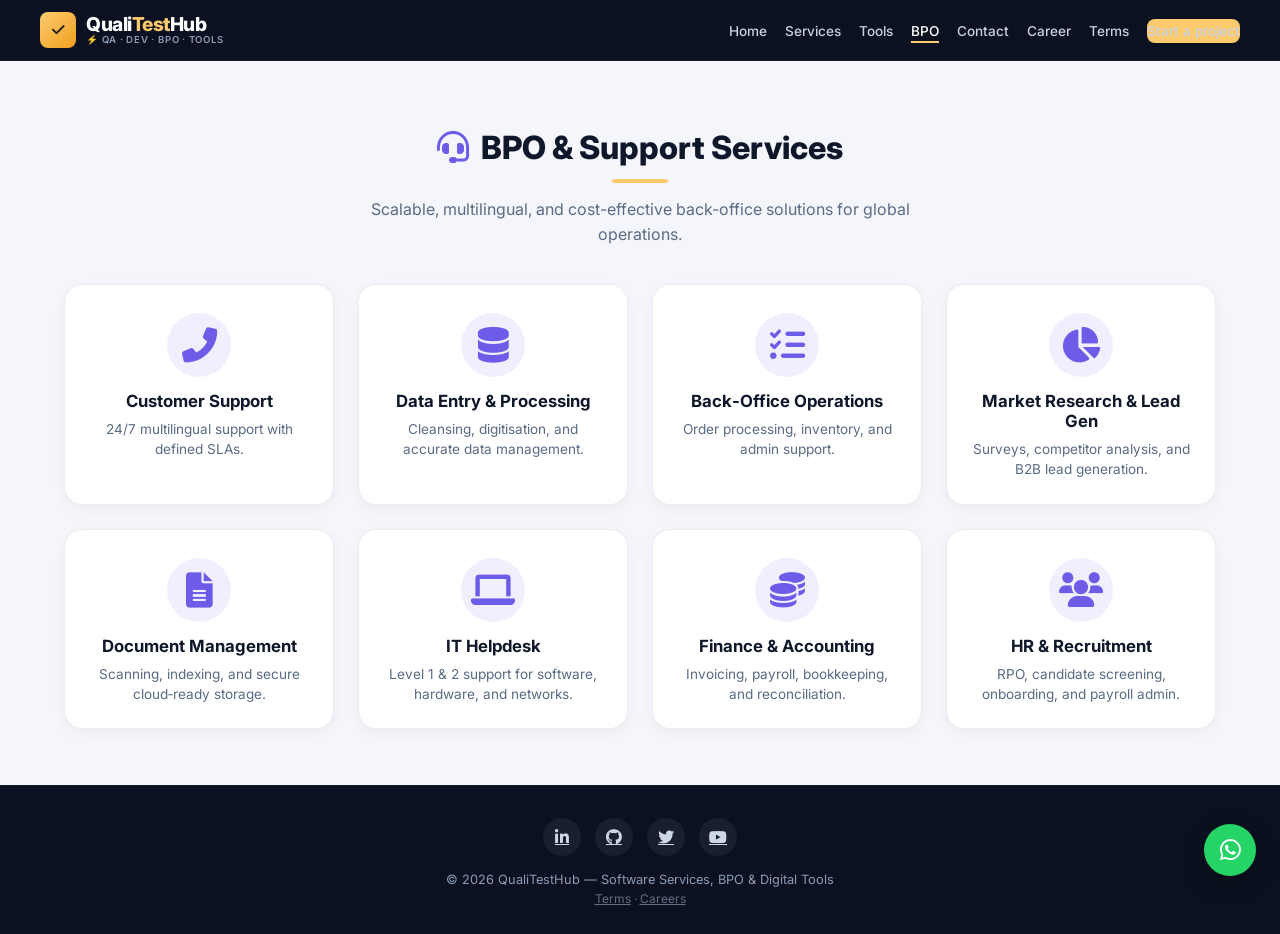
<file: bpo.html>
<!DOCTYPE html>
<html lang="en">
<head>
    <meta charset="UTF-8" />
    <meta name="viewport" content="width=device-width, initial-scale=1.0" />
    <title>BPO Services — QualiTestHub</title>
    <meta name="description" content="QualiTestHub — Scalable, multilingual BPO and support services for global operations." />
    <link href="https://fonts.googleapis.com/css2?family=Inter:opsz,wght@14..32,400;14..32,500;14..32,600;14..32,700;14..32,800&display=swap" rel="stylesheet" />
    <link rel="stylesheet" href="https://cdnjs.cloudflare.com/ajax/libs/font-awesome/6.0.0-beta3/css/all.min.css" />
    <style>
        /* ── root & reset ── */
        :root {
            --bg: #0b1120;
            --bg-soft: #0e1526;
            --panel: #ffffff;
            --ink: #0f172a;
            --muted: #5a6b85;
            --purple: #6c5ce7;
            --green: #00b894;
            --gold: #fdcb6e;
            --line: rgba(15, 23, 42, .08);
            --radius: 20px;
        }
        * {
            box-sizing: border-box;
        }
        body {
            margin: 0;
            font-family: 'Inter', sans-serif;
            background: #f4f6fb;
            color: var(--ink);
        }
        a {
            text-decoration: none;
            color: inherit;
        }
        .container {
            max-width: 1200px;
            margin: 0 auto;
            padding: 0 24px;
        }

        /* ── header ── */
        header {
            background: var(--bg);
            border-bottom: 1px solid rgba(255, 255, 255, .04);
            position: sticky;
            top: 0;
            z-index: 100;
        }
        .nav-flex {
            display: flex;
            align-items: center;
            justify-content: space-between;
            padding: 12px 0;
            gap: 12px;
            flex-wrap: wrap;
        }

        /* ── Logo ── */
        .logo {
            display: flex;
            align-items: center;
            gap: 10px;
            flex-shrink: 0;
        }
        .logo-mark {
            width: 36px;
            height: 36px;
            border-radius: 8px;
            background: linear-gradient(135deg, var(--gold), #f0a020);
            display: flex;
            align-items: center;
            justify-content: center;
            color: #1a1a1a;
            font-size: 0.9rem;
            font-weight: 800;
            flex-shrink: 0;
        }
        .logo-text {
            display: flex;
            flex-direction: column;
            line-height: 1.1;
        }
        .logo-text h1 {
            color: #fff;
            font-size: 1.2rem;
            margin: 0;
            font-weight: 800;
            letter-spacing: -0.5px;
        }
        .logo-text h1 span.accent {
            color: var(--gold);
        }
        .logo-tagline {
            color: #8b9bb5;
            font-size: 0.6rem;
            letter-spacing: 0.08em;
            font-weight: 600;
            white-space: nowrap;
        }

        /* ── Navigation ── */
        .nav-links {
            list-style: none;
            display: flex;
            gap: 18px;
            margin: 0;
            padding: 0;
            flex-wrap: wrap;
            align-items: center;
        }
        .nav-links a {
            color: #c7d2e5;
            font-weight: 500;
            font-size: 0.85rem;
            transition: color .2s;
            padding: 4px 0;
        }
        .nav-links a:hover {
            color: #fff;
        }
        .nav-links a.active {
            color: #fff;
            border-bottom: 2px solid var(--gold);
            padding-bottom: 2px;
        }
        .btn-start {
            background: var(--gold);
            color: #1a1a1a;
            padding: 7px 16px;
            border-radius: 8px;
            font-weight: 700;
            font-size: 0.8rem;
            transition: transform .2s, box-shadow .2s;
            white-space: nowrap;
        }
        .btn-start:hover {
            transform: translateY(-2px);
            box-shadow: 0 8px 20px rgba(253, 203, 110, .3);
        }

        /* ── menu toggle ── */
        .menu-toggle {
            display: none;
            background: none;
            border: none;
            color: #fff;
            font-size: 1.4rem;
            cursor: pointer;
            padding: 4px 8px;
        }
        .menu-toggle:focus {
            outline: none;
        }

        /* ── main ── */
        main {
            padding: 40px 0 56px;
        }
        .section-title {
            text-align: center;
            font-size: 2rem;
            font-weight: 800;
            margin-bottom: 6px;
            position: relative;
        }
        .section-title::after {
            content: '';
            display: block;
            width: 56px;
            height: 4px;
            background: var(--gold);
            margin: 12px auto 0;
            border-radius: 4px;
        }
        .section-subtitle {
            text-align: center;
            color: var(--muted);
            max-width: 620px;
            margin: 14px auto 36px;
            font-size: 1rem;
            line-height: 1.6;
        }

        /* ── BPO grid ── */
        .bpo-grid {
            display: grid;
            grid-template-columns: repeat(auto-fit, minmax(260px, 1fr));
            gap: 24px;
        }
        .bpo-item {
            background: #fff;
            border: 1px solid var(--line);
            border-radius: 18px;
            padding: 28px 22px 24px;
            text-align: center;
            box-shadow: 0 4px 14px rgba(15, 23, 42, .04);
            transition: transform .3s, box-shadow .3s, border-color .3s;
        }
        .bpo-item:hover {
            transform: translateY(-6px);
            box-shadow: 0 16px 44px rgba(15, 23, 42, .08);
            border-color: var(--gold);
        }
        .bpo-item i {
            font-size: 2.2rem;
            color: var(--purple);
            display: block;
            margin: 0 auto 14px;
            background: #f1eefe;
            width: 64px;
            height: 64px;
            line-height: 64px;
            border-radius: 50%;
            text-align: center;
        }
        .bpo-item h4 {
            font-size: 1.05rem;
            margin: 0 0 8px;
            font-weight: 700;
        }
        .bpo-item p {
            font-size: 0.85rem;
            color: var(--muted);
            margin: 0;
            line-height: 1.5;
        }

        /* ── footer ── */
        footer {
            background: var(--bg);
            padding: 32px 0 24px;
            text-align: center;
            border-top: 1px solid rgba(255, 255, 255, .04);
        }
        footer .social {
            display: flex;
            justify-content: center;
            gap: 14px;
            margin-bottom: 16px;
        }
        footer .social a {
            width: 38px;
            height: 38px;
            border-radius: 50%;
            background: rgba(255, 255, 255, .06);
            display: flex;
            align-items: center;
            justify-content: center;
            color: #cdd7e8;
            transition: .3s;
            font-size: 1rem;
        }
        footer .social a:hover {
            background: var(--gold);
            color: #1a1a1a;
            transform: translateY(-3px);
        }
        footer p {
            color: #8b9bb5;
            font-size: 0.8rem;
            margin: 4px 0;
        }
        footer a {
            color: #8b9bb5;
            text-decoration: underline;
            transition: color .2s;
        }
        footer a:hover {
            color: #fff;
        }

        /* ── whatsapp float ── */
        .whatsapp-float {
            position: fixed;
            bottom: 24px;
            right: 24px;
            background: #25D366;
            width: 52px;
            height: 52px;
            border-radius: 50%;
            display: flex;
            align-items: center;
            justify-content: center;
            color: #fff;
            font-size: 1.5rem;
            box-shadow: 0 8px 24px rgba(0, 0, 0, .3);
            z-index: 99;
            transition: transform .25s;
        }
        .whatsapp-float:hover {
            transform: scale(1.1);
            color: #fff;
        }

        /* ── responsive ── */
        @media(max-width: 992px) {
            .menu-toggle {
                display: block;
            }
            .nav-links {
                display: none;
                flex-direction: column;
                width: 100%;
                gap: 8px;
                padding: 12px 0 4px;
                border-top: 1px solid rgba(255,255,255,.06);
                margin-top: 8px;
            }
            .nav-links.open {
                display: flex;
            }
            .nav-links a {
                font-size: 0.95rem;
                padding: 6px 0;
                width: 100%;
            }
            .nav-links a.active {
                border-bottom: none;
                padding-bottom: 6px;
            }
            .btn-start {
                display: inline-block;
                margin-top: 4px;
                text-align: center;
                width: auto;
            }
            .nav-flex {
                flex-wrap: wrap;
            }
        }

        @media(max-width: 768px) {
            .container {
                padding: 0 16px;
            }
            .section-title {
                font-size: 1.6rem;
            }
            .section-subtitle {
                font-size: 0.9rem;
                margin: 12px auto 28px;
            }
            .bpo-grid {
                grid-template-columns: repeat(auto-fit, minmax(200px, 1fr));
                gap: 16px;
            }
            .bpo-item {
                padding: 20px 16px;
            }
            .bpo-item i {
                font-size: 1.8rem;
                width: 56px;
                height: 56px;
                line-height: 56px;
            }
            .bpo-item h4 {
                font-size: 0.95rem;
            }
            .bpo-item p {
                font-size: 0.8rem;
            }
            .logo-text h1 {
                font-size: 1rem;
            }
            .logo-tagline {
                font-size: 0.5rem;
            }
            .logo-mark {
                width: 30px;
                height: 30px;
                font-size: 0.75rem;
            }
            .whatsapp-float {
                width: 46px;
                height: 46px;
                font-size: 1.3rem;
                bottom: 18px;
                right: 18px;
            }
        }

        @media(max-width: 400px) {
            .logo-text h1 {
                font-size: 0.85rem;
            }
            .logo-tagline {
                font-size: 0.45rem;
                letter-spacing: 0.04em;
            }
            .logo-mark {
                width: 26px;
                height: 26px;
                font-size: 0.65rem;
            }
            .bpo-grid {
                grid-template-columns: 1fr;
                gap: 14px;
            }
            .bpo-item {
                padding: 18px 14px;
            }
        }
    </style>
</head>
<body>

    <!-- ─── HEADER ─── -->
    <header>
        <div class="container nav-flex">
            <div class="logo">
                <div class="logo-mark"><i class="fas fa-check"></i></div>
                <div class="logo-text">
                    <h1>Quali<span class="accent">Test</span>Hub</h1>
                    <span class="logo-tagline">⚡ QA · DEV · BPO · TOOLS</span>
                </div>
            </div>
            <button class="menu-toggle" id="menuToggle" aria-label="Toggle navigation">
                <i class="fas fa-bars"></i>
            </button>
            <ul class="nav-links" id="navLinks">
                <li><a href="index.html">Home</a></li>
                <li><a href="services.html">Services</a></li>
                <li><a href="tools.html">Tools</a></li>
                <li><a href="bpo.html" class="active">BPO</a></li>
                <li><a href="contact.html">Contact</a></li>
                <li><a href="career.html">Career</a></li>
                <li><a href="terms.html">Terms</a></li>
                <li><a href="contact.html" class="btn-start">Start a project</a></li>
            </ul>
        </div>
    </header>

    <!-- ─── MAIN ─── -->
    <main>
        <div class="container">
            <h2 class="section-title"><i class="fas fa-headset" style="margin-right:12px; color:var(--purple);"></i>BPO &amp; Support Services</h2>
            <p class="section-subtitle">Scalable, multilingual, and cost-effective back-office solutions for global operations.</p>

            <div class="bpo-grid">
                <div class="bpo-item">
                    <i class="fas fa-phone-alt"></i>
                    <h4>Customer Support</h4>
                    <p>24/7 multilingual support with defined SLAs.</p>
                </div>
                <div class="bpo-item">
                    <i class="fas fa-database"></i>
                    <h4>Data Entry &amp; Processing</h4>
                    <p>Cleansing, digitisation, and accurate data management.</p>
                </div>
                <div class="bpo-item">
                    <i class="fas fa-tasks"></i>
                    <h4>Back‑Office Operations</h4>
                    <p>Order processing, inventory, and admin support.</p>
                </div>
                <div class="bpo-item">
                    <i class="fas fa-chart-pie"></i>
                    <h4>Market Research &amp; Lead Gen</h4>
                    <p>Surveys, competitor analysis, and B2B lead generation.</p>
                </div>
                <div class="bpo-item">
                    <i class="fas fa-file-alt"></i>
                    <h4>Document Management</h4>
                    <p>Scanning, indexing, and secure cloud‑ready storage.</p>
                </div>
                <div class="bpo-item">
                    <i class="fas fa-laptop"></i>
                    <h4>IT Helpdesk</h4>
                    <p>Level 1 &amp; 2 support for software, hardware, and networks.</p>
                </div>
                <div class="bpo-item">
                    <i class="fas fa-coins"></i>
                    <h4>Finance &amp; Accounting</h4>
                    <p>Invoicing, payroll, bookkeeping, and reconciliation.</p>
                </div>
                <div class="bpo-item">
                    <i class="fas fa-users"></i>
                    <h4>HR &amp; Recruitment</h4>
                    <p>RPO, candidate screening, onboarding, and payroll admin.</p>
                </div>
            </div>
        </div>
    </main>

    <!-- ─── FOOTER ─── -->
    <footer>
        <div class="container">
            <div class="social">
                <a href="#" target="_blank" aria-label="LinkedIn"><i class="fab fa-linkedin-in"></i></a>
                <a href="#" target="_blank" aria-label="GitHub"><i class="fab fa-github"></i></a>
                <a href="#" target="_blank" aria-label="Twitter"><i class="fab fa-twitter"></i></a>
                <a href="#" target="_blank" aria-label="YouTube"><i class="fab fa-youtube"></i></a>
            </div>
            <p>© 2026 QualiTestHub — Software Services, BPO &amp; Digital Tools</p>
            <p style="font-size:0.75rem; opacity:0.7;">
                <a href="terms.html" style="color: #8899b0; text-decoration: underline;">Terms</a> &middot;
                <a href="career.html" style="color: #8899b0; text-decoration: underline;">Careers</a>
            </p>
        </div>
    </footer>

    <!-- ─── WHATSAPP FLOAT ─── -->
    <a href="https://wa.me/919514391536?text=Hi%20QualiTestHub,%20I%20found%20your%20site%20and%20would%20like%20to%20know%20more." target="_blank" class="whatsapp-float" aria-label="Chat on WhatsApp"><i class="fab fa-whatsapp"></i></a>

    <!-- ─── MENU TOGGLE SCRIPT ─── -->
    <script>
        document.getElementById('menuToggle').addEventListener('click', function() {
            document.getElementById('navLinks').classList.toggle('open');
        });
    </script>

</body>
</html>
</file>
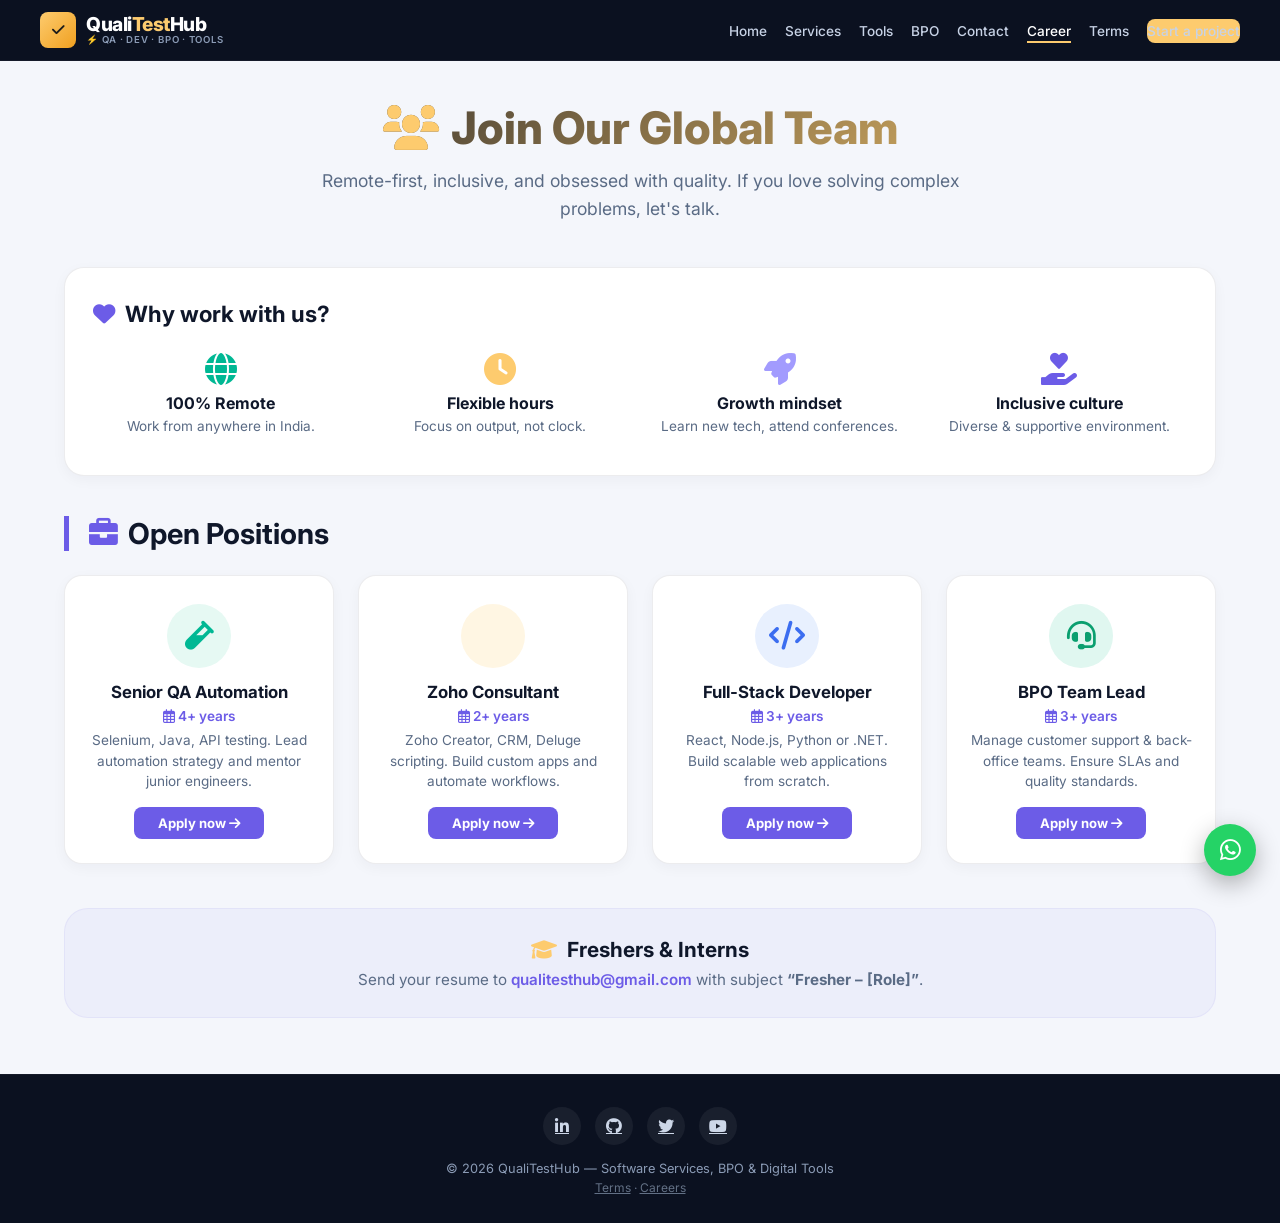
<file: career.html>
<!DOCTYPE html>
<html lang="en">
<head>
    <meta charset="UTF-8" />
    <meta name="viewport" content="width=device-width, initial-scale=1.0" />
    <title>Careers — QualiTestHub</title>
    <meta name="description" content="Join QualiTestHub — Remote-first, inclusive, and obsessed with quality. We're hiring QA engineers, Zoho consultants, developers, and BPO leads." />
    <link href="https://fonts.googleapis.com/css2?family=Inter:opsz,wght@14..32,400;14..32,500;14..32,600;14..32,700;14..32,800&display=swap" rel="stylesheet" />
    <link rel="stylesheet" href="https://cdnjs.cloudflare.com/ajax/libs/font-awesome/6.0.0-beta3/css/all.min.css" />
    <style>
        /* ── root & reset ── */
        :root {
            --bg: #0b1120;
            --bg-soft: #0e1526;
            --panel: #ffffff;
            --ink: #0f172a;
            --muted: #5a6b85;
            --purple: #6c5ce7;
            --green: #00b894;
            --gold: #fdcb6e;
            --line: rgba(15, 23, 42, .08);
            --radius: 20px;
        }
        * {
            box-sizing: border-box;
        }
        body {
            margin: 0;
            font-family: 'Inter', sans-serif;
            background: #f4f6fb;
            color: var(--ink);
        }
        a {
            text-decoration: none;
            color: inherit;
        }
        .container {
            max-width: 1200px;
            margin: 0 auto;
            padding: 0 24px;
        }

        /* ── header ── */
        header {
            background: var(--bg);
            border-bottom: 1px solid rgba(255, 255, 255, .04);
            position: sticky;
            top: 0;
            z-index: 100;
        }
        .nav-flex {
            display: flex;
            align-items: center;
            justify-content: space-between;
            padding: 12px 0;
            gap: 12px;
            flex-wrap: wrap;
        }

        /* ── Logo ── */
        .logo {
            display: flex;
            align-items: center;
            gap: 10px;
            flex-shrink: 0;
        }
        .logo-mark {
            width: 36px;
            height: 36px;
            border-radius: 8px;
            background: linear-gradient(135deg, var(--gold), #f0a020);
            display: flex;
            align-items: center;
            justify-content: center;
            color: #1a1a1a;
            font-size: 0.9rem;
            font-weight: 800;
            flex-shrink: 0;
        }
        .logo-text {
            display: flex;
            flex-direction: column;
            line-height: 1.1;
        }
        .logo-text h1 {
            color: #fff;
            font-size: 1.2rem;
            margin: 0;
            font-weight: 800;
            letter-spacing: -0.5px;
        }
        .logo-text h1 span.accent {
            color: var(--gold);
        }
        .logo-tagline {
            color: #8b9bb5;
            font-size: 0.6rem;
            letter-spacing: 0.08em;
            font-weight: 600;
            white-space: nowrap;
        }

        /* ── Navigation ── */
        .nav-links {
            list-style: none;
            display: flex;
            gap: 18px;
            margin: 0;
            padding: 0;
            flex-wrap: wrap;
            align-items: center;
        }
        .nav-links a {
            color: #c7d2e5;
            font-weight: 500;
            font-size: 0.85rem;
            transition: color .2s;
            padding: 4px 0;
        }
        .nav-links a:hover {
            color: #fff;
        }
        .nav-links a.active {
            color: #fff;
            border-bottom: 2px solid var(--gold);
            padding-bottom: 2px;
        }
        .btn-start {
            background: var(--gold);
            color: #1a1a1a;
            padding: 7px 16px;
            border-radius: 8px;
            font-weight: 700;
            font-size: 0.8rem;
            transition: transform .2s, box-shadow .2s;
            white-space: nowrap;
        }
        .btn-start:hover {
            transform: translateY(-2px);
            box-shadow: 0 8px 20px rgba(253, 203, 110, .3);
        }

        /* ── menu toggle ── */
        .menu-toggle {
            display: none;
            background: none;
            border: none;
            color: #fff;
            font-size: 1.4rem;
            cursor: pointer;
            padding: 4px 8px;
        }
        .menu-toggle:focus {
            outline: none;
        }

        /* ── main ── */
        main {
            padding: 40px 0 56px;
        }

        /* ── Hero heading ── */
        .hero-heading {
            text-align: center;
            margin-bottom: 44px;
        }
        .hero-heading h1 {
            font-size: 2.8rem;
            font-weight: 800;
            margin: 0 0 12px;
            background: linear-gradient(135deg, #0b1120, var(--gold));
            -webkit-background-clip: text;
            background-clip: text;
            color: transparent;
        }
        .hero-heading h1 i {
            color: var(--gold);
            margin-right: 12px;
        }
        .hero-heading p {
            color: var(--muted);
            max-width: 700px;
            margin: 0 auto;
            font-size: 1.1rem;
            line-height: 1.6;
        }

        /* ── Why work with us ── */
        .why-card {
            background: #fff;
            border: 1px solid var(--line);
            border-radius: 20px;
            padding: 32px 28px;
            box-shadow: 0 4px 14px rgba(15, 23, 42, .04);
            margin-bottom: 40px;
        }
        .why-card h3 {
            font-size: 1.4rem;
            margin: 0 0 18px;
            font-weight: 700;
            display: flex;
            align-items: center;
            gap: 10px;
        }
        .why-card h3 i {
            color: var(--purple);
        }
        .why-grid {
            display: grid;
            grid-template-columns: repeat(auto-fit, minmax(180px, 1fr));
            gap: 24px;
        }
        .why-grid > div {
            text-align: center;
            padding: 8px 4px;
        }
        .why-grid i {
            font-size: 2rem;
            display: block;
            margin-bottom: 8px;
        }
        .why-grid i.green { color: var(--green); }
        .why-grid i.gold { color: var(--gold); }
        .why-grid i.purple { color: var(--purple); }
        .why-grid i.teal { color: #a29bfe; }
        .why-grid strong {
            display: block;
            font-size: 1rem;
            font-weight: 700;
            margin-bottom: 2px;
        }
        .why-grid span {
            color: var(--muted);
            font-size: 0.85rem;
        }

        /* ── Section title ── */
        .section-title {
            font-size: 1.8rem;
            font-weight: 700;
            margin: 40px 0 24px;
            padding-left: 20px;
            border-left: 5px solid var(--purple);
            display: flex;
            align-items: center;
            gap: 10px;
        }
        .section-title i {
            color: var(--purple);
        }

        /* ── Job cards ── */
        .jobs-grid {
            display: grid;
            grid-template-columns: repeat(auto-fit, minmax(260px, 1fr));
            gap: 24px;
        }
        .job-card {
            background: #fff;
            border: 1px solid var(--line);
            border-radius: 18px;
            padding: 28px 22px 24px;
            text-align: center;
            box-shadow: 0 4px 14px rgba(15, 23, 42, .04);
            transition: transform .3s, box-shadow .3s, border-color .3s;
            display: flex;
            flex-direction: column;
            align-items: center;
        }
        .job-card:hover {
            transform: translateY(-6px);
            box-shadow: 0 16px 44px rgba(15, 23, 42, .08);
            border-color: var(--gold);
        }
        .job-card .job-icon {
            width: 64px;
            height: 64px;
            border-radius: 50%;
            display: flex;
            align-items: center;
            justify-content: center;
            font-size: 1.8rem;
            margin-bottom: 14px;
            background: #f1eefe;
            color: var(--purple);
        }
        .job-card .job-icon.green { background: #e6f9f3; color: var(--green); }
        .job-card .job-icon.gold { background: #fff6e3; color: #e17d1a; }
        .job-card .job-icon.blue { background: #e8f0fe; color: #3b6df0; }
        .job-card .job-icon.teal { background: #e0f7f0; color: #0a9f6f; }

        .job-card h3 {
            font-size: 1.05rem;
            margin: 0 0 6px;
            font-weight: 700;
        }
        .job-card .exp {
            font-size: 0.85rem;
            color: var(--purple);
            font-weight: 600;
            margin: 0 0 6px;
        }
        .job-card p {
            font-size: 0.85rem;
            color: var(--muted);
            margin: 0 0 16px;
            line-height: 1.5;
            flex: 1;
        }
        .btn-apply {
            display: inline-block;
            padding: 8px 24px;
            border-radius: 8px;
            font-weight: 700;
            font-size: 0.82rem;
            background: var(--purple);
            color: #fff;
            transition: background .2s, transform .2s, box-shadow .2s;
        }
        .btn-apply:hover {
            transform: translateY(-2px);
            background: #5a4bd1;
            box-shadow: 0 6px 20px rgba(108, 92, 231, .3);
            color: #fff;
        }

        /* ── Freshers section ── */
        .freshers-box {
            margin-top: 44px;
            padding: 28px 24px;
            background: rgba(108, 92, 231, .05);
            border-radius: 24px;
            text-align: center;
            border: 1px solid rgba(108, 92, 231, .08);
        }
        .freshers-box h3 {
            font-size: 1.3rem;
            margin: 0 0 8px;
            font-weight: 700;
            display: flex;
            align-items: center;
            justify-content: center;
            gap: 10px;
        }
        .freshers-box h3 i {
            color: var(--gold);
        }
        .freshers-box p {
            color: var(--muted);
            font-size: 0.95rem;
            margin: 0;
        }
        .freshers-box a {
            color: var(--purple);
            font-weight: 600;
            transition: color .2s;
        }
        .freshers-box a:hover {
            text-decoration: underline;
            color: #5a4bd1;
        }

        /* ── footer ── */
        footer {
            background: var(--bg);
            padding: 32px 0 24px;
            text-align: center;
            border-top: 1px solid rgba(255, 255, 255, .04);
        }
        footer .social {
            display: flex;
            justify-content: center;
            gap: 14px;
            margin-bottom: 16px;
        }
        footer .social a {
            width: 38px;
            height: 38px;
            border-radius: 50%;
            background: rgba(255, 255, 255, .06);
            display: flex;
            align-items: center;
            justify-content: center;
            color: #cdd7e8;
            transition: .3s;
            font-size: 1rem;
        }
        footer .social a:hover {
            background: var(--gold);
            color: #1a1a1a;
            transform: translateY(-3px);
        }
        footer p {
            color: #8b9bb5;
            font-size: 0.8rem;
            margin: 4px 0;
        }
        footer a {
            color: #8b9bb5;
            text-decoration: underline;
            transition: color .2s;
        }
        footer a:hover {
            color: #fff;
        }

        /* ── whatsapp float ── */
        .whatsapp-float {
            position: fixed;
            bottom: 24px;
            right: 24px;
            background: #25D366;
            width: 52px;
            height: 52px;
            border-radius: 50%;
            display: flex;
            align-items: center;
            justify-content: center;
            color: #fff;
            font-size: 1.5rem;
            box-shadow: 0 8px 24px rgba(0, 0, 0, .3);
            z-index: 99;
            transition: transform .25s;
        }
        .whatsapp-float:hover {
            transform: scale(1.1);
            color: #fff;
        }

        /* ── responsive ── */
        @media(max-width: 992px) {
            .menu-toggle {
                display: block;
            }
            .nav-links {
                display: none;
                flex-direction: column;
                width: 100%;
                gap: 8px;
                padding: 12px 0 4px;
                border-top: 1px solid rgba(255,255,255,.06);
                margin-top: 8px;
            }
            .nav-links.open {
                display: flex;
            }
            .nav-links a {
                font-size: 0.95rem;
                padding: 6px 0;
                width: 100%;
            }
            .nav-links a.active {
                border-bottom: none;
                padding-bottom: 6px;
            }
            .btn-start {
                display: inline-block;
                margin-top: 4px;
                text-align: center;
                width: auto;
            }
            .nav-flex {
                flex-wrap: wrap;
            }
            .hero-heading h1 {
                font-size: 2.2rem;
            }
            .section-title {
                font-size: 1.5rem;
                padding-left: 14px;
            }
        }

        @media(max-width: 768px) {
            .container {
                padding: 0 16px;
            }
            .hero-heading h1 {
                font-size: 1.8rem;
            }
            .hero-heading p {
                font-size: 0.95rem;
            }
            .why-card {
                padding: 24px 18px;
            }
            .why-card h3 {
                font-size: 1.2rem;
            }
            .why-grid {
                grid-template-columns: repeat(auto-fit, minmax(150px, 1fr));
                gap: 16px;
            }
            .why-grid i {
                font-size: 1.6rem;
            }
            .why-grid strong {
                font-size: 0.9rem;
            }
            .why-grid span {
                font-size: 0.8rem;
            }
            .section-title {
                font-size: 1.3rem;
                padding-left: 12px;
                margin: 32px 0 18px;
            }
            .jobs-grid {
                grid-template-columns: repeat(auto-fit, minmax(200px, 1fr));
                gap: 16px;
            }
            .job-card {
                padding: 20px 16px;
            }
            .job-card .job-icon {
                width: 54px;
                height: 54px;
                font-size: 1.4rem;
            }
            .job-card h3 {
                font-size: 0.95rem;
            }
            .job-card p {
                font-size: 0.8rem;
            }
            .freshers-box {
                padding: 20px 16px;
                margin-top: 32px;
            }
            .freshers-box h3 {
                font-size: 1.1rem;
            }
            .freshers-box p {
                font-size: 0.85rem;
            }
            .logo-text h1 {
                font-size: 1rem;
            }
            .logo-tagline {
                font-size: 0.5rem;
            }
            .logo-mark {
                width: 30px;
                height: 30px;
                font-size: 0.75rem;
            }
            .whatsapp-float {
                width: 46px;
                height: 46px;
                font-size: 1.3rem;
                bottom: 18px;
                right: 18px;
            }
        }

        @media(max-width: 400px) {
            .logo-text h1 {
                font-size: 0.85rem;
            }
            .logo-tagline {
                font-size: 0.45rem;
                letter-spacing: 0.04em;
            }
            .logo-mark {
                width: 26px;
                height: 26px;
                font-size: 0.65rem;
            }
            .hero-heading h1 {
                font-size: 1.5rem;
            }
            .jobs-grid {
                grid-template-columns: 1fr;
                gap: 14px;
            }
            .why-grid {
                grid-template-columns: 1fr 1fr;
                gap: 12px;
            }
            .section-title {
                font-size: 1.1rem;
                padding-left: 10px;
            }
        }
    </style>
</head>
<body>

    <!-- ─── HEADER ─── -->
    <header>
        <div class="container nav-flex">
            <div class="logo">
                <div class="logo-mark"><i class="fas fa-check"></i></div>
                <div class="logo-text">
                    <h1>Quali<span class="accent">Test</span>Hub</h1>
                    <span class="logo-tagline">⚡ QA · DEV · BPO · TOOLS</span>
                </div>
            </div>
            <button class="menu-toggle" id="menuToggle" aria-label="Toggle navigation">
                <i class="fas fa-bars"></i>
            </button>
            <ul class="nav-links" id="navLinks">
                <li><a href="index.html">Home</a></li>
                <li><a href="services.html">Services</a></li>
                <li><a href="tools.html">Tools</a></li>
                <li><a href="bpo.html">BPO</a></li>
                <li><a href="contact.html">Contact</a></li>
                <li><a href="career.html" class="active">Career</a></li>
                <li><a href="terms.html">Terms</a></li>
                <li><a href="contact.html" class="btn-start">Start a project</a></li>
            </ul>
        </div>
    </header>

    <!-- ─── MAIN ─── -->
    <main>
        <div class="container">

            <!-- Hero Heading -->
            <div class="hero-heading">
                <h1><i class="fas fa-users"></i>Join Our Global Team</h1>
                <p>Remote-first, inclusive, and obsessed with quality. If you love solving complex problems, let's talk.</p>
            </div>

            <!-- Why work with us -->
            <div class="why-card">
                <h3><i class="fas fa-heart"></i> Why work with us?</h3>
                <div class="why-grid">
                    <div>
                        <i class="fas fa-globe green"></i>
                        <strong>100% Remote</strong>
                        <span>Work from anywhere in India.</span>
                    </div>
                    <div>
                        <i class="fas fa-clock gold"></i>
                        <strong>Flexible hours</strong>
                        <span>Focus on output, not clock.</span>
                    </div>
                    <div>
                        <i class="fas fa-rocket teal"></i>
                        <strong>Growth mindset</strong>
                        <span>Learn new tech, attend conferences.</span>
                    </div>
                    <div>
                        <i class="fas fa-hand-holding-heart purple"></i>
                        <strong>Inclusive culture</strong>
                        <span>Diverse &amp; supportive environment.</span>
                    </div>
                </div>
            </div>

            <!-- Open Positions -->
            <h2 class="section-title"><i class="fas fa-briefcase"></i>Open Positions</h2>

            <div class="jobs-grid">
                <!-- Senior QA -->
                <div class="job-card">
                    <div class="job-icon green"><i class="fas fa-vial"></i></div>
                    <h3>Senior QA Automation</h3>
                    <div class="exp"><i class="far fa-calendar-alt"></i> 4+ years</div>
                    <p>Selenium, Java, API testing. Lead automation strategy and mentor junior engineers.</p>
                    <a href="mailto:qualitesthub@gmail.com?subject=Application%20for%20QA%20Automation" class="btn-apply">Apply now <i class="fas fa-arrow-right"></i></a>
                </div>

                <!-- Zoho Consultant -->
                <div class="job-card">
                    <div class="job-icon gold"><i class="fab fa-zoho"></i></div>
                    <h3>Zoho Consultant</h3>
                    <div class="exp"><i class="far fa-calendar-alt"></i> 2+ years</div>
                    <p>Zoho Creator, CRM, Deluge scripting. Build custom apps and automate workflows.</p>
                    <a href="mailto:qualitesthub@gmail.com?subject=Application%20for%20Zoho" class="btn-apply">Apply now <i class="fas fa-arrow-right"></i></a>
                </div>

                <!-- Full-Stack Developer -->
                <div class="job-card">
                    <div class="job-icon blue"><i class="fas fa-code"></i></div>
                    <h3>Full‑Stack Developer</h3>
                    <div class="exp"><i class="far fa-calendar-alt"></i> 3+ years</div>
                    <p>React, Node.js, Python or .NET. Build scalable web applications from scratch.</p>
                    <a href="mailto:qualitesthub@gmail.com?subject=Application%20for%20Full-Stack" class="btn-apply">Apply now <i class="fas fa-arrow-right"></i></a>
                </div>

                <!-- BPO Team Lead -->
                <div class="job-card">
                    <div class="job-icon teal"><i class="fas fa-headset"></i></div>
                    <h3>BPO Team Lead</h3>
                    <div class="exp"><i class="far fa-calendar-alt"></i> 3+ years</div>
                    <p>Manage customer support &amp; back-office teams. Ensure SLAs and quality standards.</p>
                    <a href="mailto:qualitesthub@gmail.com?subject=Application%20for%20BPO%20Lead" class="btn-apply">Apply now <i class="fas fa-arrow-right"></i></a>
                </div>
            </div>

            <!-- Freshers & Interns -->
            <div class="freshers-box">
                <h3><i class="fas fa-graduation-cap"></i> Freshers &amp; Interns</h3>
                <p>Send your resume to <a href="mailto:qualitesthub@gmail.com">qualitesthub@gmail.com</a> with subject <strong>“Fresher – [Role]”</strong>.</p>
            </div>

        </div>
    </main>

    <!-- ─── FOOTER ─── -->
    <footer>
        <div class="container">
            <div class="social">
                <a href="#" target="_blank" aria-label="LinkedIn"><i class="fab fa-linkedin-in"></i></a>
                <a href="#" target="_blank" aria-label="GitHub"><i class="fab fa-github"></i></a>
                <a href="#" target="_blank" aria-label="Twitter"><i class="fab fa-twitter"></i></a>
                <a href="#" target="_blank" aria-label="YouTube"><i class="fab fa-youtube"></i></a>
            </div>
            <p>© 2026 QualiTestHub — Software Services, BPO &amp; Digital Tools</p>
            <p style="font-size:0.75rem; opacity:0.7;">
                <a href="terms.html" style="color: #8899b0; text-decoration: underline;">Terms</a> &middot;
                <a href="career.html" style="color: #8899b0; text-decoration: underline;">Careers</a>
            </p>
        </div>
    </footer>

    <!-- ─── WHATSAPP FLOAT ─── -->
    <a href="https://wa.me/919514391536?text=Hi%20QualiTestHub,%20I%20found%20your%20site%20and%20would%20like%20to%20know%20more." target="_blank" class="whatsapp-float" aria-label="Chat on WhatsApp"><i class="fab fa-whatsapp"></i></a>

    <!-- ─── MENU TOGGLE SCRIPT ─── -->
    <script>
        document.getElementById('menuToggle').addEventListener('click', function() {
            document.getElementById('navLinks').classList.toggle('open');
        });
    </script>

</body>
</html>
</file>
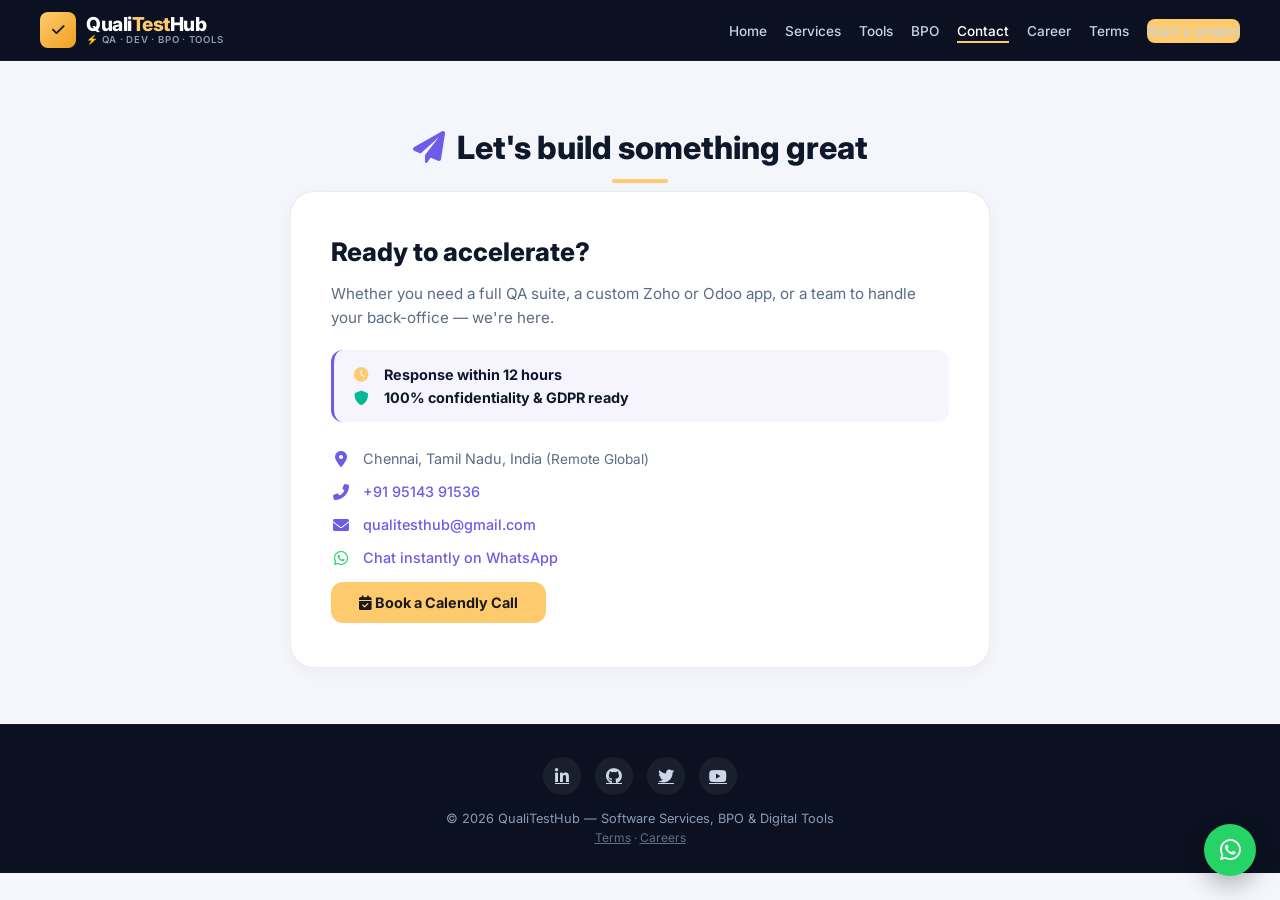
<file: contact.html>
<!DOCTYPE html>
<html lang="en">
<head>
    <meta charset="UTF-8" />
    <meta name="viewport" content="width=device-width, initial-scale=1.0" />
    <title>Contact — QualiTestHub</title>
    <meta name="description" content="Contact QualiTestHub — Get in touch for QA automation, Zoho consulting, Odoo ERP, and BPO services." />
    <link href="https://fonts.googleapis.com/css2?family=Inter:opsz,wght@14..32,400;14..32,500;14..32,600;14..32,700;14..32,800&display=swap" rel="stylesheet" />
    <link rel="stylesheet" href="https://cdnjs.cloudflare.com/ajax/libs/font-awesome/6.0.0-beta3/css/all.min.css" />
    <style>
        /* ── root & reset ── */
        :root {
            --bg: #0b1120;
            --bg-soft: #0e1526;
            --panel: #ffffff;
            --ink: #0f172a;
            --muted: #5a6b85;
            --purple: #6c5ce7;
            --green: #00b894;
            --gold: #fdcb6e;
            --line: rgba(15, 23, 42, .08);
            --radius: 20px;
        }
        * {
            box-sizing: border-box;
        }
        body {
            margin: 0;
            font-family: 'Inter', sans-serif;
            background: #f4f6fb;
            color: var(--ink);
        }
        a {
            text-decoration: none;
            color: inherit;
        }
        .container {
            max-width: 1200px;
            margin: 0 auto;
            padding: 0 24px;
        }

        /* ── header ── */
        header {
            background: var(--bg);
            border-bottom: 1px solid rgba(255, 255, 255, .04);
            position: sticky;
            top: 0;
            z-index: 100;
        }
        .nav-flex {
            display: flex;
            align-items: center;
            justify-content: space-between;
            padding: 12px 0;
            gap: 12px;
            flex-wrap: wrap;
        }

        /* ── Logo ── */
        .logo {
            display: flex;
            align-items: center;
            gap: 10px;
            flex-shrink: 0;
        }
        .logo-mark {
            width: 36px;
            height: 36px;
            border-radius: 8px;
            background: linear-gradient(135deg, var(--gold), #f0a020);
            display: flex;
            align-items: center;
            justify-content: center;
            color: #1a1a1a;
            font-size: 0.9rem;
            font-weight: 800;
            flex-shrink: 0;
        }
        .logo-text {
            display: flex;
            flex-direction: column;
            line-height: 1.1;
        }
        .logo-text h1 {
            color: #fff;
            font-size: 1.2rem;
            margin: 0;
            font-weight: 800;
            letter-spacing: -0.5px;
        }
        .logo-text h1 span.accent {
            color: var(--gold);
        }
        .logo-tagline {
            color: #8b9bb5;
            font-size: 0.6rem;
            letter-spacing: 0.08em;
            font-weight: 600;
            white-space: nowrap;
        }

        /* ── Navigation ── */
        .nav-links {
            list-style: none;
            display: flex;
            gap: 18px;
            margin: 0;
            padding: 0;
            flex-wrap: wrap;
            align-items: center;
        }
        .nav-links a {
            color: #c7d2e5;
            font-weight: 500;
            font-size: 0.85rem;
            transition: color .2s;
            padding: 4px 0;
        }
        .nav-links a:hover {
            color: #fff;
        }
        .nav-links a.active {
            color: #fff;
            border-bottom: 2px solid var(--gold);
            padding-bottom: 2px;
        }
        .btn-start {
            background: var(--gold);
            color: #1a1a1a;
            padding: 7px 16px;
            border-radius: 8px;
            font-weight: 700;
            font-size: 0.8rem;
            transition: transform .2s, box-shadow .2s;
            white-space: nowrap;
        }
        .btn-start:hover {
            transform: translateY(-2px);
            box-shadow: 0 8px 20px rgba(253, 203, 110, .3);
        }

        /* ── menu toggle ── */
        .menu-toggle {
            display: none;
            background: none;
            border: none;
            color: #fff;
            font-size: 1.4rem;
            cursor: pointer;
            padding: 4px 8px;
        }
        .menu-toggle:focus {
            outline: none;
        }

        /* ── main ── */
        main {
            padding: 40px 0 56px;
        }
        .section-title {
            text-align: center;
            font-size: 2rem;
            font-weight: 800;
            margin-bottom: 6px;
            position: relative;
        }
        .section-title::after {
            content: '';
            display: block;
            width: 56px;
            height: 4px;
            background: var(--gold);
            margin: 12px auto 0;
            border-radius: 4px;
        }

        /* ── contact wrap (now single column) ── */
        .contact-wrap {
            display: grid;
            grid-template-columns: 1fr;   /* ← was 1fr 1fr, now single column */
            gap: 0;
            background: #fff;
            border: 1px solid var(--line);
            border-radius: 24px;
            padding: 44px 40px;
            box-shadow: 0 4px 16px rgba(15, 23, 42, .04);
            margin-top: 8px;
            max-width: 700px;      /* optional: limit width for better readability */
            margin-left: auto;
            margin-right: auto;
        }

        /* ── contact info ── */
        .contact-info h3 {
            font-size: 1.6rem;
            margin: 0 0 12px;
            font-weight: 800;
        }
        .contact-info > p {
            color: var(--muted);
            font-size: 0.95rem;
            line-height: 1.6;
            margin-bottom: 20px;
        }
        .highlight-box {
            background: rgba(108, 92, 231, .06);
            border-radius: 12px;
            padding: 16px 20px;
            margin-bottom: 20px;
            border-left: 3px solid var(--purple);
        }
        .highlight-box p {
            margin: 0;
            font-size: 0.9rem;
        }
        .highlight-box p:first-child {
            margin-bottom: 6px;
        }
        .highlight-box i {
            width: 20px;
            margin-right: 6px;
        }
        .contact-info .detail {
            display: flex;
            align-items: center;
            gap: 12px;
            padding: 8px 0;
            font-size: 0.9rem;
            color: var(--muted);
        }
        .contact-info .detail i {
            width: 20px;
            text-align: center;
            font-size: 1rem;
            color: var(--purple);
        }
        .contact-info .detail a {
            color: var(--purple);
            font-weight: 500;
        }
        .contact-info .detail a:hover {
            text-decoration: underline;
        }
        .btn-calendly {
            display: inline-block;
            background: var(--gold);
            color: #1a1a1a;
            padding: 12px 28px;
            border-radius: 12px;
            font-weight: 700;
            font-size: 0.9rem;
            margin-top: 8px;
            transition: transform .2s, box-shadow .2s;
        }
        .btn-calendly:hover {
            transform: translateY(-2px);
            box-shadow: 0 8px 25px rgba(253, 203, 110, .4);
        }

        /* ── footer ── */
        footer {
            background: var(--bg);
            padding: 32px 0 24px;
            text-align: center;
            border-top: 1px solid rgba(255, 255, 255, .04);
        }
        footer .social {
            display: flex;
            justify-content: center;
            gap: 14px;
            margin-bottom: 16px;
        }
        footer .social a {
            width: 38px;
            height: 38px;
            border-radius: 50%;
            background: rgba(255, 255, 255, .06);
            display: flex;
            align-items: center;
            justify-content: center;
            color: #cdd7e8;
            transition: .3s;
            font-size: 1rem;
        }
        footer .social a:hover {
            background: var(--gold);
            color: #1a1a1a;
            transform: translateY(-3px);
        }
        footer p {
            color: #8b9bb5;
            font-size: 0.8rem;
            margin: 4px 0;
        }
        footer a {
            color: #8b9bb5;
            text-decoration: underline;
            transition: color .2s;
        }
        footer a:hover {
            color: #fff;
        }

        /* ── whatsapp float ── */
        .whatsapp-float {
            position: fixed;
            bottom: 24px;
            right: 24px;
            background: #25D366;
            width: 52px;
            height: 52px;
            border-radius: 50%;
            display: flex;
            align-items: center;
            justify-content: center;
            color: #fff;
            font-size: 1.5rem;
            box-shadow: 0 8px 24px rgba(0, 0, 0, .3);
            z-index: 99;
            transition: transform .25s;
        }
        .whatsapp-float:hover {
            transform: scale(1.1);
            color: #fff;
        }

        /* ── responsive ── */
        @media(max-width: 992px) {
            .menu-toggle {
                display: block;
            }
            .nav-links {
                display: none;
                flex-direction: column;
                width: 100%;
                gap: 8px;
                padding: 12px 0 4px;
                border-top: 1px solid rgba(255,255,255,.06);
                margin-top: 8px;
            }
            .nav-links.open {
                display: flex;
            }
            .nav-links a {
                font-size: 0.95rem;
                padding: 6px 0;
                width: 100%;
            }
            .nav-links a.active {
                border-bottom: none;
                padding-bottom: 6px;
            }
            .btn-start {
                display: inline-block;
                margin-top: 4px;
                text-align: center;
                width: auto;
            }
            .nav-flex {
                flex-wrap: wrap;
            }
            .contact-wrap {
                padding: 32px 24px;
                max-width: 100%;
            }
        }

        @media(max-width: 768px) {
            .container {
                padding: 0 16px;
            }
            .section-title {
                font-size: 1.6rem;
            }
            .contact-wrap {
                padding: 24px 18px;
                border-radius: 18px;
            }
            .contact-info h3 {
                font-size: 1.3rem;
            }
            .contact-info > p {
                font-size: 0.9rem;
            }
            .highlight-box {
                padding: 14px 16px;
            }
            .highlight-box p {
                font-size: 0.85rem;
            }
            .contact-info .detail {
                font-size: 0.85rem;
                padding: 6px 0;
            }
            .btn-calendly {
                padding: 10px 22px;
                font-size: 0.85rem;
            }
            .logo-text h1 {
                font-size: 1rem;
            }
            .logo-tagline {
                font-size: 0.5rem;
            }
            .logo-mark {
                width: 30px;
                height: 30px;
                font-size: 0.75rem;
            }
            .whatsapp-float {
                width: 46px;
                height: 46px;
                font-size: 1.3rem;
                bottom: 18px;
                right: 18px;
            }
        }

        @media(max-width: 400px) {
            .logo-text h1 {
                font-size: 0.85rem;
            }
            .logo-tagline {
                font-size: 0.45rem;
                letter-spacing: 0.04em;
            }
            .logo-mark {
                width: 26px;
                height: 26px;
                font-size: 0.65rem;
            }
            .contact-wrap {
                padding: 18px 14px;
            }
            .contact-info .detail {
                font-size: 0.8rem;
                flex-wrap: wrap;
                gap: 6px;
            }
        }
    </style>
</head>
<body>

    <!-- ─── HEADER ─── -->
    <header>
        <div class="container nav-flex">
            <div class="logo">
                <div class="logo-mark"><i class="fas fa-check"></i></div>
                <div class="logo-text">
                    <h1>Quali<span class="accent">Test</span>Hub</h1>
                    <span class="logo-tagline">⚡ QA · DEV · BPO · TOOLS</span>
                </div>
            </div>
            <button class="menu-toggle" id="menuToggle" aria-label="Toggle navigation">
                <i class="fas fa-bars"></i>
            </button>
            <ul class="nav-links" id="navLinks">
                <li><a href="index.html">Home</a></li>
                <li><a href="services.html">Services</a></li>
                <li><a href="tools.html">Tools</a></li>
                <li><a href="bpo.html">BPO</a></li>
                <li><a href="contact.html" class="active">Contact</a></li>
                <li><a href="career.html">Career</a></li>
                <li><a href="terms.html">Terms</a></li>
                <li><a href="contact.html" class="btn-start">Start a project</a></li>
            </ul>
        </div>
    </header>

    <!-- ─── MAIN ─── -->
    <main>
        <div class="container">
            <h2 class="section-title"><i class="fas fa-paper-plane" style="margin-right:12px; color:var(--purple);"></i>Let's build something great</h2>

            <div class="contact-wrap">
                <!-- Left: Contact Info (now full width) -->
                <div class="contact-info">
                    <h3>Ready to accelerate?</h3>
                    <p>Whether you need a full QA suite, a custom Zoho or Odoo app, or a team to handle your back-office — we're here.</p>

                    <div class="highlight-box">
                        <p><i class="fas fa-clock" style="color:var(--gold);"></i> <strong>Response within 12 hours</strong></p>
                        <p style="margin:6px 0 0 0;"><i class="fas fa-shield-alt" style="color:var(--green);"></i> <strong>100% confidentiality &amp; GDPR ready</strong></p>
                    </div>

                    <div class="detail">
                        <i class="fas fa-map-marker-alt"></i>
                        <span>Chennai, Tamil Nadu, India <span style="color:var(--muted);font-size:0.85rem;">(Remote Global)</span></span>
                    </div>
                    <div class="detail">
                        <i class="fas fa-phone-alt"></i>
                        <a href="tel:+919514391536">+91 95143 91536</a>
                    </div>
                    <div class="detail">
                        <i class="fas fa-envelope"></i>
                        <a href="mailto:qualitesthub@gmail.com">qualitesthub@gmail.com</a>
                    </div>
                    <div class="detail">
                        <i class="fab fa-whatsapp" style="color:#25d366;"></i>
                        <a href="https://wa.me/919514391536" target="_blank">Chat instantly on WhatsApp</a>
                    </div>

                    <a href="#" class="btn-calendly"><i class="fas fa-calendar-check"></i> Book a Calendly Call</a>
                </div>
                <!-- Contact form was removed here -->
            </div>
        </div>
    </main>

    <!-- ─── FOOTER ─── -->
    <footer>
        <div class="container">
            <div class="social">
                <a href="#" target="_blank" aria-label="LinkedIn"><i class="fab fa-linkedin-in"></i></a>
                <a href="#" target="_blank" aria-label="GitHub"><i class="fab fa-github"></i></a>
                <a href="#" target="_blank" aria-label="Twitter"><i class="fab fa-twitter"></i></a>
                <a href="#" target="_blank" aria-label="YouTube"><i class="fab fa-youtube"></i></a>
            </div>
            <p>© 2026 QualiTestHub — Software Services, BPO &amp; Digital Tools</p>
            <p style="font-size:0.75rem; opacity:0.7;">
                <a href="terms.html" style="color: #8899b0; text-decoration: underline;">Terms</a> &middot;
                <a href="career.html" style="color: #8899b0; text-decoration: underline;">Careers</a>
            </p>
        </div>
    </footer>

    <!-- ─── WHATSAPP FLOAT ─── -->
    <a href="https://wa.me/919514391536?text=Hi%20QualiTestHub,%20I%20found%20your%20site%20and%20would%20like%20to%20know%20more." target="_blank" class="whatsapp-float" aria-label="Chat on WhatsApp"><i class="fab fa-whatsapp"></i></a>

    <!-- ─── MENU TOGGLE SCRIPT ─── -->
    <script>
        document.getElementById('menuToggle').addEventListener('click', function() {
            document.getElementById('navLinks').classList.toggle('open');
        });
    </script>

</body>
</html>
</file>
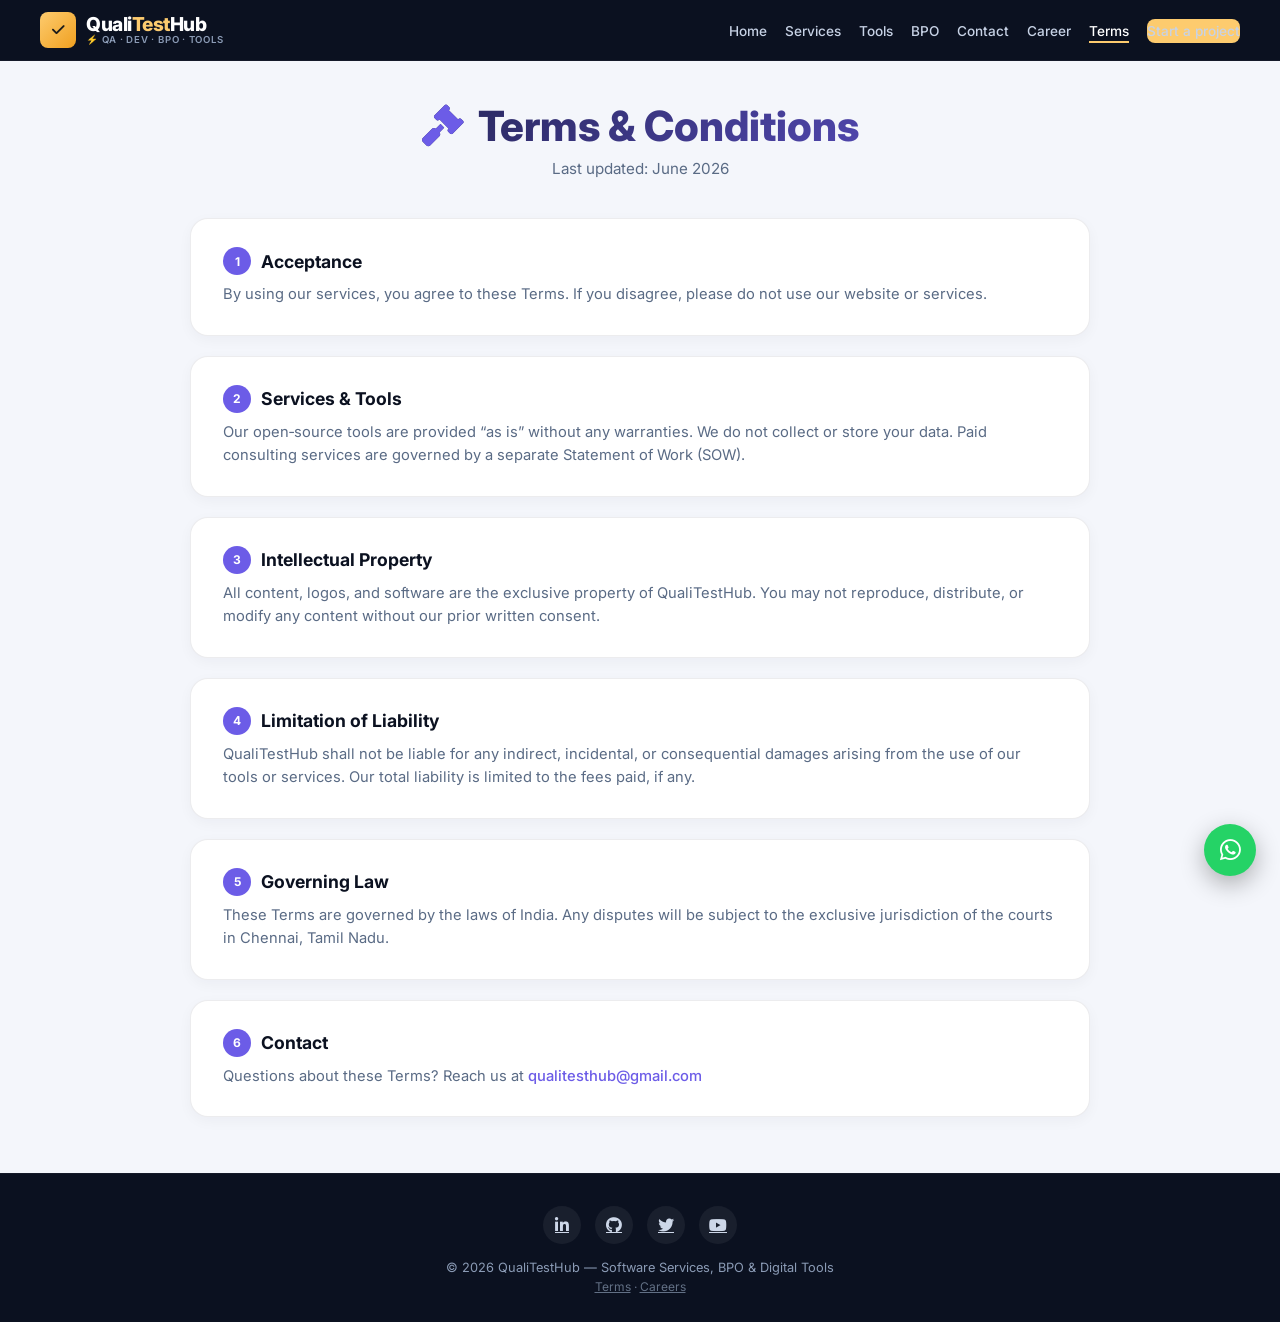
<file: terms.html>
<!DOCTYPE html>
<html lang="en">
<head>
    <meta charset="UTF-8" />
    <meta name="viewport" content="width=device-width, initial-scale=1.0" />
    <title>Terms — QualiTestHub</title>
    <meta name="description" content="QualiTestHub — Terms and Conditions for using our services, tools, and website." />
    <link href="https://fonts.googleapis.com/css2?family=Inter:opsz,wght@14..32,400;14..32,500;14..32,600;14..32,700;14..32,800&display=swap" rel="stylesheet" />
    <link rel="stylesheet" href="https://cdnjs.cloudflare.com/ajax/libs/font-awesome/6.0.0-beta3/css/all.min.css" />
    <style>
        /* ── root & reset ── */
        :root {
            --bg: #0b1120;
            --bg-soft: #0e1526;
            --panel: #ffffff;
            --ink: #0f172a;
            --muted: #5a6b85;
            --purple: #6c5ce7;
            --green: #00b894;
            --gold: #fdcb6e;
            --line: rgba(15, 23, 42, .08);
            --radius: 20px;
        }
        * {
            box-sizing: border-box;
        }
        body {
            margin: 0;
            font-family: 'Inter', sans-serif;
            background: #f4f6fb;
            color: var(--ink);
        }
        a {
            text-decoration: none;
            color: inherit;
        }
        .container {
            max-width: 1200px;
            margin: 0 auto;
            padding: 0 24px;
        }

        /* ── header ── */
        header {
            background: var(--bg);
            border-bottom: 1px solid rgba(255, 255, 255, .04);
            position: sticky;
            top: 0;
            z-index: 100;
        }
        .nav-flex {
            display: flex;
            align-items: center;
            justify-content: space-between;
            padding: 12px 0;
            gap: 12px;
            flex-wrap: wrap;
        }

        /* ── Logo ── */
        .logo {
            display: flex;
            align-items: center;
            gap: 10px;
            flex-shrink: 0;
        }
        .logo-mark {
            width: 36px;
            height: 36px;
            border-radius: 8px;
            background: linear-gradient(135deg, var(--gold), #f0a020);
            display: flex;
            align-items: center;
            justify-content: center;
            color: #1a1a1a;
            font-size: 0.9rem;
            font-weight: 800;
            flex-shrink: 0;
        }
        .logo-text {
            display: flex;
            flex-direction: column;
            line-height: 1.1;
        }
        .logo-text h1 {
            color: #fff;
            font-size: 1.2rem;
            margin: 0;
            font-weight: 800;
            letter-spacing: -0.5px;
        }
        .logo-text h1 span.accent {
            color: var(--gold);
        }
        .logo-tagline {
            color: #8b9bb5;
            font-size: 0.6rem;
            letter-spacing: 0.08em;
            font-weight: 600;
            white-space: nowrap;
        }

        /* ── Navigation ── */
        .nav-links {
            list-style: none;
            display: flex;
            gap: 18px;
            margin: 0;
            padding: 0;
            flex-wrap: wrap;
            align-items: center;
        }
        .nav-links a {
            color: #c7d2e5;
            font-weight: 500;
            font-size: 0.85rem;
            transition: color .2s;
            padding: 4px 0;
        }
        .nav-links a:hover {
            color: #fff;
        }
        .nav-links a.active {
            color: #fff;
            border-bottom: 2px solid var(--gold);
            padding-bottom: 2px;
        }
        .btn-start {
            background: var(--gold);
            color: #1a1a1a;
            padding: 7px 16px;
            border-radius: 8px;
            font-weight: 700;
            font-size: 0.8rem;
            transition: transform .2s, box-shadow .2s;
            white-space: nowrap;
        }
        .btn-start:hover {
            transform: translateY(-2px);
            box-shadow: 0 8px 20px rgba(253, 203, 110, .3);
        }

        /* ── menu toggle ── */
        .menu-toggle {
            display: none;
            background: none;
            border: none;
            color: #fff;
            font-size: 1.4rem;
            cursor: pointer;
            padding: 4px 8px;
        }
        .menu-toggle:focus {
            outline: none;
        }

        /* ── main ── */
        main {
            padding: 40px 0 56px;
        }

        /* ── Hero heading ── */
        .terms-hero {
            text-align: center;
            margin-bottom: 40px;
        }
        .terms-hero h1 {
            font-size: 2.6rem;
            font-weight: 800;
            margin: 0 0 8px;
            background: linear-gradient(135deg, var(--bg), var(--purple));
            -webkit-background-clip: text;
            background-clip: text;
            color: transparent;
            display: flex;
            align-items: center;
            justify-content: center;
            gap: 14px;
        }
        .terms-hero h1 i {
            color: var(--purple);
        }
        .terms-hero p {
            color: var(--muted);
            font-size: 0.95rem;
            margin: 0;
        }

        /* ── Terms cards ── */
        .terms-grid {
            max-width: 900px;
            margin: 0 auto;
            display: flex;
            flex-direction: column;
            gap: 20px;
        }
        .terms-card {
            background: #fff;
            border: 1px solid var(--line);
            border-radius: 18px;
            padding: 28px 32px;
            box-shadow: 0 4px 14px rgba(15, 23, 42, .04);
            transition: transform .25s, box-shadow .25s, border-color .25s;
        }
        .terms-card:hover {
            transform: translateY(-3px);
            box-shadow: 0 12px 32px rgba(15, 23, 42, .06);
            border-color: var(--gold);
        }
        .terms-card h3 {
            font-size: 1.1rem;
            font-weight: 700;
            margin: 0 0 8px;
            display: flex;
            align-items: center;
            gap: 10px;
            color: var(--bg);
        }
        .terms-card h3 .num {
            display: inline-flex;
            align-items: center;
            justify-content: center;
            background: var(--purple);
            color: #fff;
            width: 28px;
            height: 28px;
            border-radius: 50%;
            font-size: 0.75rem;
            font-weight: 700;
            flex-shrink: 0;
        }
        .terms-card p {
            color: var(--muted);
            font-size: 0.92rem;
            line-height: 1.6;
            margin: 0;
        }
        .terms-card p a {
            color: var(--purple);
            font-weight: 500;
        }
        .terms-card p a:hover {
            text-decoration: underline;
        }

        /* ── footer ── */
        footer {
            background: var(--bg);
            padding: 32px 0 24px;
            text-align: center;
            border-top: 1px solid rgba(255, 255, 255, .04);
        }
        footer .social {
            display: flex;
            justify-content: center;
            gap: 14px;
            margin-bottom: 16px;
        }
        footer .social a {
            width: 38px;
            height: 38px;
            border-radius: 50%;
            background: rgba(255, 255, 255, .06);
            display: flex;
            align-items: center;
            justify-content: center;
            color: #cdd7e8;
            transition: .3s;
            font-size: 1rem;
        }
        footer .social a:hover {
            background: var(--gold);
            color: #1a1a1a;
            transform: translateY(-3px);
        }
        footer p {
            color: #8b9bb5;
            font-size: 0.8rem;
            margin: 4px 0;
        }
        footer a {
            color: #8b9bb5;
            text-decoration: underline;
            transition: color .2s;
        }
        footer a:hover {
            color: #fff;
        }

        /* ── whatsapp float ── */
        .whatsapp-float {
            position: fixed;
            bottom: 24px;
            right: 24px;
            background: #25D366;
            width: 52px;
            height: 52px;
            border-radius: 50%;
            display: flex;
            align-items: center;
            justify-content: center;
            color: #fff;
            font-size: 1.5rem;
            box-shadow: 0 8px 24px rgba(0, 0, 0, .3);
            z-index: 99;
            transition: transform .25s;
        }
        .whatsapp-float:hover {
            transform: scale(1.1);
            color: #fff;
        }

        /* ── responsive ── */
        @media(max-width: 992px) {
            .menu-toggle {
                display: block;
            }
            .nav-links {
                display: none;
                flex-direction: column;
                width: 100%;
                gap: 8px;
                padding: 12px 0 4px;
                border-top: 1px solid rgba(255,255,255,.06);
                margin-top: 8px;
            }
            .nav-links.open {
                display: flex;
            }
            .nav-links a {
                font-size: 0.95rem;
                padding: 6px 0;
                width: 100%;
            }
            .nav-links a.active {
                border-bottom: none;
                padding-bottom: 6px;
            }
            .btn-start {
                display: inline-block;
                margin-top: 4px;
                text-align: center;
                width: auto;
            }
            .nav-flex {
                flex-wrap: wrap;
            }
            .terms-hero h1 {
                font-size: 2rem;
            }
        }

        @media(max-width: 768px) {
            .container {
                padding: 0 16px;
            }
            .terms-hero h1 {
                font-size: 1.6rem;
                flex-wrap: wrap;
            }
            .terms-hero p {
                font-size: 0.85rem;
            }
            .terms-card {
                padding: 20px 18px;
            }
            .terms-card h3 {
                font-size: 1rem;
            }
            .terms-card h3 .num {
                width: 24px;
                height: 24px;
                font-size: 0.65rem;
            }
            .terms-card p {
                font-size: 0.85rem;
            }
            .logo-text h1 {
                font-size: 1rem;
            }
            .logo-tagline {
                font-size: 0.5rem;
            }
            .logo-mark {
                width: 30px;
                height: 30px;
                font-size: 0.75rem;
            }
            .whatsapp-float {
                width: 46px;
                height: 46px;
                font-size: 1.3rem;
                bottom: 18px;
                right: 18px;
            }
        }

        @media(max-width: 400px) {
            .logo-text h1 {
                font-size: 0.85rem;
            }
            .logo-tagline {
                font-size: 0.45rem;
                letter-spacing: 0.04em;
            }
            .logo-mark {
                width: 26px;
                height: 26px;
                font-size: 0.65rem;
            }
            .terms-hero h1 {
                font-size: 1.3rem;
            }
            .terms-card {
                padding: 16px 14px;
            }
        }
    </style>
</head>
<body>

    <!-- ─── HEADER ─── -->
    <header>
        <div class="container nav-flex">
            <div class="logo">
                <div class="logo-mark"><i class="fas fa-check"></i></div>
                <div class="logo-text">
                    <h1>Quali<span class="accent">Test</span>Hub</h1>
                    <span class="logo-tagline">⚡ QA · DEV · BPO · TOOLS</span>
                </div>
            </div>
            <button class="menu-toggle" id="menuToggle" aria-label="Toggle navigation">
                <i class="fas fa-bars"></i>
            </button>
            <ul class="nav-links" id="navLinks">
                <li><a href="index.html">Home</a></li>
                <li><a href="services.html">Services</a></li>
                <li><a href="tools.html">Tools</a></li>
                <li><a href="bpo.html">BPO</a></li>
                <li><a href="contact.html">Contact</a></li>
                <li><a href="career.html">Career</a></li>
                <li><a href="terms.html" class="active">Terms</a></li>
                <li><a href="contact.html" class="btn-start">Start a project</a></li>
            </ul>
        </div>
    </header>

    <!-- ─── MAIN ─── -->
    <main>
        <div class="container">

            <!-- Hero -->
            <div class="terms-hero">
                <h1><i class="fas fa-gavel"></i> Terms &amp; Conditions</h1>
                <p>Last updated: June 2026</p>
            </div>

            <!-- Terms Cards -->
            <div class="terms-grid">

                <div class="terms-card">
                    <h3><span class="num">1</span> Acceptance</h3>
                    <p>By using our services, you agree to these Terms. If you disagree, please do not use our website or services.</p>
                </div>

                <div class="terms-card">
                    <h3><span class="num">2</span> Services &amp; Tools</h3>
                    <p>Our open‑source tools are provided “as is” without any warranties. We do not collect or store your data. Paid consulting services are governed by a separate Statement of Work (SOW).</p>
                </div>

                <div class="terms-card">
                    <h3><span class="num">3</span> Intellectual Property</h3>
                    <p>All content, logos, and software are the exclusive property of QualiTestHub. You may not reproduce, distribute, or modify any content without our prior written consent.</p>
                </div>

                <div class="terms-card">
                    <h3><span class="num">4</span> Limitation of Liability</h3>
                    <p>QualiTestHub shall not be liable for any indirect, incidental, or consequential damages arising from the use of our tools or services. Our total liability is limited to the fees paid, if any.</p>
                </div>

                <div class="terms-card">
                    <h3><span class="num">5</span> Governing Law</h3>
                    <p>These Terms are governed by the laws of India. Any disputes will be subject to the exclusive jurisdiction of the courts in Chennai, Tamil Nadu.</p>
                </div>

                <div class="terms-card">
                    <h3><span class="num">6</span> Contact</h3>
                    <p>Questions about these Terms? Reach us at <a href="mailto:qualitesthub@gmail.com">qualitesthub@gmail.com</a></p>
                </div>

            </div>

        </div>
    </main>

    <!-- ─── FOOTER ─── -->
    <footer>
        <div class="container">
            <div class="social">
                <a href="#" target="_blank" aria-label="LinkedIn"><i class="fab fa-linkedin-in"></i></a>
                <a href="#" target="_blank" aria-label="GitHub"><i class="fab fa-github"></i></a>
                <a href="#" target="_blank" aria-label="Twitter"><i class="fab fa-twitter"></i></a>
                <a href="#" target="_blank" aria-label="YouTube"><i class="fab fa-youtube"></i></a>
            </div>
            <p>© 2026 QualiTestHub — Software Services, BPO &amp; Digital Tools</p>
            <p style="font-size:0.75rem; opacity:0.7;">
                <a href="terms.html" style="color: #8899b0; text-decoration: underline;">Terms</a> &middot;
                <a href="career.html" style="color: #8899b0; text-decoration: underline;">Careers</a>
            </p>
        </div>
    </footer>

    <!-- ─── WHATSAPP FLOAT ─── -->
    <a href="https://wa.me/919514391536?text=Hi%20QualiTestHub,%20I%20found%20your%20site%20and%20would%20like%20to%20know%20more." target="_blank" class="whatsapp-float" aria-label="Chat on WhatsApp"><i class="fab fa-whatsapp"></i></a>

    <!-- ─── MENU TOGGLE SCRIPT ─── -->
    <script>
        document.getElementById('menuToggle').addEventListener('click', function() {
            document.getElementById('navLinks').classList.toggle('open');
        });
    </script>

</body>
</html>
</file>
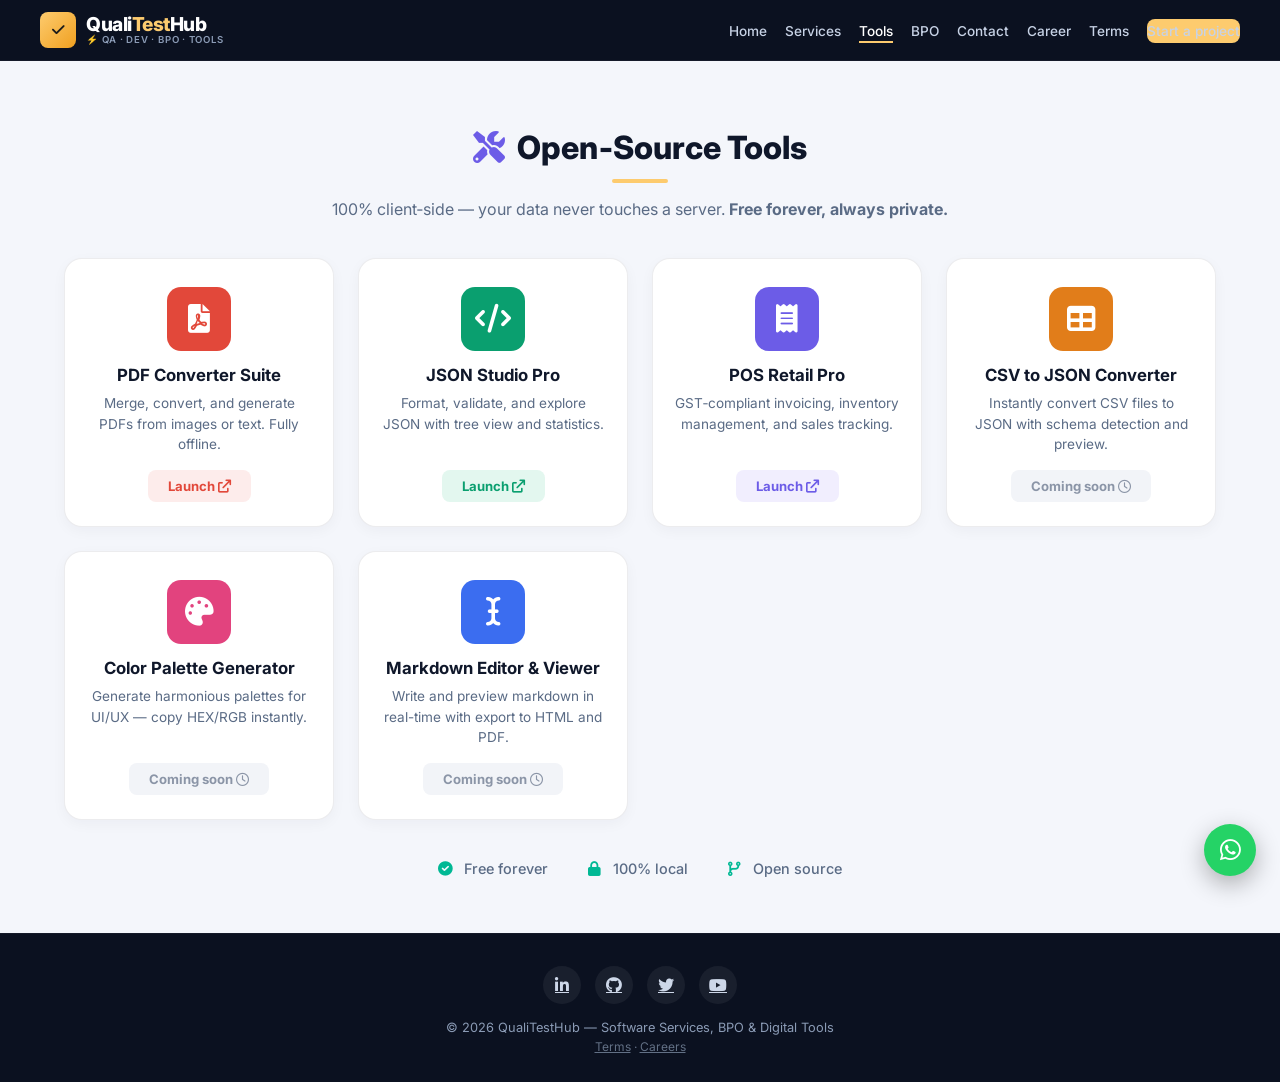
<file: tools.html>
<!DOCTYPE html>
<html lang="en">
<head>
    <meta charset="UTF-8" />
    <meta name="viewport" content="width=device-width, initial-scale=1.0" />
    <title>Free Tools — QualiTestHub</title>
    <meta name="description" content="QualiTestHub — Free Open-Source Tools: PDF Converter, JSON Studio, POS Retail Pro, and more. 100% client-side, privacy-first." />
    <link href="https://fonts.googleapis.com/css2?family=Inter:opsz,wght@14..32,400;14..32,500;14..32,600;14..32,700;14..32,800&display=swap" rel="stylesheet" />
    <link rel="stylesheet" href="https://cdnjs.cloudflare.com/ajax/libs/font-awesome/6.0.0-beta3/css/all.min.css" />
    <style>
        /* ── root & reset ── */
        :root {
            --bg: #0b1120;
            --bg-soft: #0e1526;
            --panel: #ffffff;
            --ink: #0f172a;
            --muted: #5a6b85;
            --purple: #6c5ce7;
            --green: #00b894;
            --gold: #fdcb6e;
            --line: rgba(15, 23, 42, .08);
            --radius: 20px;
        }
        * {
            box-sizing: border-box;
        }
        body {
            margin: 0;
            font-family: 'Inter', sans-serif;
            background: #f4f6fb;
            color: var(--ink);
        }
        a {
            text-decoration: none;
            color: inherit;
        }
        .container {
            max-width: 1200px;
            margin: 0 auto;
            padding: 0 24px;
        }

        /* ── header ── */
        header {
            background: var(--bg);
            border-bottom: 1px solid rgba(255, 255, 255, .04);
            position: sticky;
            top: 0;
            z-index: 100;
        }
        .nav-flex {
            display: flex;
            align-items: center;
            justify-content: space-between;
            padding: 12px 0;
            gap: 12px;
            flex-wrap: wrap;
        }

        /* ── Logo ── */
        .logo {
            display: flex;
            align-items: center;
            gap: 10px;
            flex-shrink: 0;
        }
        .logo-mark {
            width: 36px;
            height: 36px;
            border-radius: 8px;
            background: linear-gradient(135deg, var(--gold), #f0a020);
            display: flex;
            align-items: center;
            justify-content: center;
            color: #1a1a1a;
            font-size: 0.9rem;
            font-weight: 800;
            flex-shrink: 0;
        }
        .logo-text {
            display: flex;
            flex-direction: column;
            line-height: 1.1;
        }
        .logo-text h1 {
            color: #fff;
            font-size: 1.2rem;
            margin: 0;
            font-weight: 800;
            letter-spacing: -0.5px;
        }
        .logo-text h1 span.accent {
            color: var(--gold);
        }
        .logo-tagline {
            color: #8b9bb5;
            font-size: 0.6rem;
            letter-spacing: 0.08em;
            font-weight: 600;
            white-space: nowrap;
        }

        /* ── Navigation ── */
        .nav-links {
            list-style: none;
            display: flex;
            gap: 18px;
            margin: 0;
            padding: 0;
            flex-wrap: wrap;
            align-items: center;
        }
        .nav-links a {
            color: #c7d2e5;
            font-weight: 500;
            font-size: 0.85rem;
            transition: color .2s;
            padding: 4px 0;
        }
        .nav-links a:hover {
            color: #fff;
        }
        .nav-links a.active {
            color: #fff;
            border-bottom: 2px solid var(--gold);
            padding-bottom: 2px;
        }
        .btn-start {
            background: var(--gold);
            color: #1a1a1a;
            padding: 7px 16px;
            border-radius: 8px;
            font-weight: 700;
            font-size: 0.8rem;
            transition: transform .2s, box-shadow .2s;
            white-space: nowrap;
        }
        .btn-start:hover {
            transform: translateY(-2px);
            box-shadow: 0 8px 20px rgba(253, 203, 110, .3);
        }

        /* ── menu toggle ── */
        .menu-toggle {
            display: none;
            background: none;
            border: none;
            color: #fff;
            font-size: 1.4rem;
            cursor: pointer;
            padding: 4px 8px;
        }
        .menu-toggle:focus {
            outline: none;
        }

        /* ── main ── */
        main {
            padding: 40px 0 56px;
        }
        .section-title {
            text-align: center;
            font-size: 2rem;
            font-weight: 800;
            margin-bottom: 6px;
            position: relative;
        }
        .section-title::after {
            content: '';
            display: block;
            width: 56px;
            height: 4px;
            background: var(--gold);
            margin: 12px auto 0;
            border-radius: 4px;
        }
        .section-subtitle {
            text-align: center;
            color: var(--muted);
            max-width: 620px;
            margin: 14px auto 36px;
            font-size: 1rem;
            line-height: 1.6;
        }

        /* ── tools grid ── */
        .tools-grid {
            display: grid;
            grid-template-columns: repeat(auto-fit, minmax(260px, 1fr));
            gap: 24px;
        }
        .tool-card {
            background: #fff;
            border: 1px solid var(--line);
            border-radius: 18px;
            padding: 28px 22px 24px;
            text-align: center;
            box-shadow: 0 4px 14px rgba(15, 23, 42, .04);
            transition: transform .3s, box-shadow .3s, border-color .3s;
            display: flex;
            flex-direction: column;
            align-items: center;
        }
        .tool-card:hover {
            transform: translateY(-6px);
            box-shadow: 0 16px 44px rgba(15, 23, 42, .08);
            border-color: var(--gold);
        }
        .tool-card .tool-icon {
            width: 64px;
            height: 64px;
            border-radius: 14px;
            display: flex;
            align-items: center;
            justify-content: center;
            font-size: 1.8rem;
            color: #fff;
            margin-bottom: 14px;
        }
        .tool-card .tool-icon.pdf { background: #e2483a; }
        .tool-card .tool-icon.json { background: #0a9f6f; }
        .tool-card .tool-icon.pos { background: var(--purple); }
        .tool-card .tool-icon.csv { background: #e17d1a; }
        .tool-card .tool-icon.palette { background: #e2437e; }
        .tool-card .tool-icon.markdown { background: #3b6df0; }

        .tool-card h3 {
            font-size: 1.05rem;
            margin: 0 0 8px;
            font-weight: 700;
        }
        .tool-card p {
            font-size: 0.85rem;
            color: var(--muted);
            margin: 0 0 16px;
            line-height: 1.5;
            flex: 1;
        }
        .tool-btn {
            display: inline-block;
            padding: 8px 20px;
            border-radius: 8px;
            font-weight: 700;
            font-size: 0.82rem;
            transition: background .2s, transform .2s;
            background: #fdeceb;
            color: #e2483a;
        }
        .tool-btn:hover {
            transform: translateY(-2px);
        }
        .tool-btn.green {
            background: #e3f7ef;
            color: #0a9f6f;
        }
        .tool-btn.purple {
            background: #f1eefe;
            color: var(--purple);
        }
        .tool-btn.soon {
            background: #f2f4f8;
            color: #8b95a7;
            cursor: default;
        }
        .tool-btn.soon:hover {
            transform: none;
        }

        /* ── badges ── */
        .badge-row {
            display: flex;
            justify-content: center;
            gap: 40px;
            margin-top: 40px;
            color: var(--muted);
            font-size: 0.9rem;
            font-weight: 500;
            flex-wrap: wrap;
        }
        .badge-row i {
            margin-right: 8px;
            color: var(--green);
        }

        /* ── footer ── */
        footer {
            background: var(--bg);
            padding: 32px 0 24px;
            text-align: center;
            border-top: 1px solid rgba(255, 255, 255, .04);
        }
        footer .social {
            display: flex;
            justify-content: center;
            gap: 14px;
            margin-bottom: 16px;
        }
        footer .social a {
            width: 38px;
            height: 38px;
            border-radius: 50%;
            background: rgba(255, 255, 255, .06);
            display: flex;
            align-items: center;
            justify-content: center;
            color: #cdd7e8;
            transition: .3s;
            font-size: 1rem;
        }
        footer .social a:hover {
            background: var(--gold);
            color: #1a1a1a;
            transform: translateY(-3px);
        }
        footer p {
            color: #8b9bb5;
            font-size: 0.8rem;
            margin: 4px 0;
        }
        footer a {
            color: #8b9bb5;
            text-decoration: underline;
            transition: color .2s;
        }
        footer a:hover {
            color: #fff;
        }

        /* ── whatsapp float ── */
        .whatsapp-float {
            position: fixed;
            bottom: 24px;
            right: 24px;
            background: #25D366;
            width: 52px;
            height: 52px;
            border-radius: 50%;
            display: flex;
            align-items: center;
            justify-content: center;
            color: #fff;
            font-size: 1.5rem;
            box-shadow: 0 8px 24px rgba(0, 0, 0, .3);
            z-index: 99;
            transition: transform .25s;
        }
        .whatsapp-float:hover {
            transform: scale(1.1);
            color: #fff;
        }

        /* ── responsive ── */
        @media(max-width: 992px) {
            .menu-toggle {
                display: block;
            }
            .nav-links {
                display: none;
                flex-direction: column;
                width: 100%;
                gap: 8px;
                padding: 12px 0 4px;
                border-top: 1px solid rgba(255,255,255,.06);
                margin-top: 8px;
            }
            .nav-links.open {
                display: flex;
            }
            .nav-links a {
                font-size: 0.95rem;
                padding: 6px 0;
                width: 100%;
            }
            .nav-links a.active {
                border-bottom: none;
                padding-bottom: 6px;
            }
            .btn-start {
                display: inline-block;
                margin-top: 4px;
                text-align: center;
                width: auto;
            }
            .nav-flex {
                flex-wrap: wrap;
            }
        }

        @media(max-width: 768px) {
            .container {
                padding: 0 16px;
            }
            .section-title {
                font-size: 1.6rem;
            }
            .section-subtitle {
                font-size: 0.9rem;
                margin: 12px auto 28px;
            }
            .tools-grid {
                grid-template-columns: repeat(auto-fit, minmax(200px, 1fr));
                gap: 16px;
            }
            .tool-card {
                padding: 20px 16px;
            }
            .tool-card .tool-icon {
                width: 56px;
                height: 56px;
                font-size: 1.4rem;
            }
            .tool-card h3 {
                font-size: 0.95rem;
            }
            .tool-card p {
                font-size: 0.8rem;
            }
            .badge-row {
                gap: 20px;
                font-size: 0.8rem;
            }
            .logo-text h1 {
                font-size: 1rem;
            }
            .logo-tagline {
                font-size: 0.5rem;
            }
            .logo-mark {
                width: 30px;
                height: 30px;
                font-size: 0.75rem;
            }
            .whatsapp-float {
                width: 46px;
                height: 46px;
                font-size: 1.3rem;
                bottom: 18px;
                right: 18px;
            }
        }

        @media(max-width: 400px) {
            .logo-text h1 {
                font-size: 0.85rem;
            }
            .logo-tagline {
                font-size: 0.45rem;
                letter-spacing: 0.04em;
            }
            .logo-mark {
                width: 26px;
                height: 26px;
                font-size: 0.65rem;
            }
            .tools-grid {
                grid-template-columns: 1fr;
                gap: 14px;
            }
            .tool-card {
                padding: 18px 14px;
            }
        }
    </style>
</head>
<body>

    <!-- ─── HEADER ─── -->
    <header>
        <div class="container nav-flex">
            <div class="logo">
                <div class="logo-mark"><i class="fas fa-check"></i></div>
                <div class="logo-text">
                    <h1>Quali<span class="accent">Test</span>Hub</h1>
                    <span class="logo-tagline">⚡ QA · DEV · BPO · TOOLS</span>
                </div>
            </div>
            <button class="menu-toggle" id="menuToggle" aria-label="Toggle navigation">
                <i class="fas fa-bars"></i>
            </button>
            <ul class="nav-links" id="navLinks">
                <li><a href="index.html">Home</a></li>
                <li><a href="services.html">Services</a></li>
                <li><a href="tools.html" class="active">Tools</a></li>
                <li><a href="bpo.html">BPO</a></li>
                <li><a href="contact.html">Contact</a></li>
                <li><a href="career.html">Career</a></li>
                <li><a href="terms.html">Terms</a></li>
                <li><a href="contact.html" class="btn-start">Start a project</a></li>
            </ul>
        </div>
    </header>

    <!-- ─── MAIN ─── -->
    <main>
        <div class="container">
            <h2 class="section-title"><i class="fas fa-tools" style="margin-right:12px; color:var(--purple);"></i>Open‑Source Tools</h2>
            <p class="section-subtitle">100% client‑side — your data never touches a server. <strong>Free forever, always private.</strong></p>

            <div class="tools-grid">
                <!-- PDF Converter -->
                <div class="tool-card">
                    <div class="tool-icon pdf"><i class="fas fa-file-pdf"></i></div>
                    <h3>PDF Converter Suite</h3>
                    <p>Merge, convert, and generate PDFs from images or text. Fully offline.</p>
                    <a href="https://anivanil.github.io/pdf-converter/index.html" target="_blank" rel="noopener noreferrer" class="tool-btn">Launch <i class="fas fa-arrow-up-right-from-square"></i></a>
                </div>

                <!-- JSON Studio -->
                <div class="tool-card">
                    <div class="tool-icon json"><i class="fas fa-code"></i></div>
                    <h3>JSON Studio Pro</h3>
                    <p>Format, validate, and explore JSON with tree view and statistics.</p>
                    <a href="https://anivanil.github.io/JSON-Formatter/" target="_blank" rel="noopener noreferrer" class="tool-btn green">Launch <i class="fas fa-arrow-up-right-from-square"></i></a>
                </div>

                <!-- POS Retail -->
                <div class="tool-card">
                    <div class="tool-icon pos"><i class="fas fa-receipt"></i></div>
                    <h3>POS Retail Pro</h3>
                    <p>GST‑compliant invoicing, inventory management, and sales tracking.</p>
                    <a href="https://anivanil.github.io/invoice_flow/" target="_blank" rel="noopener noreferrer" class="tool-btn purple">Launch <i class="fas fa-arrow-up-right-from-square"></i></a>
                </div>

                <!-- CSV to JSON -->
                <div class="tool-card">
                    <div class="tool-icon csv"><i class="fas fa-table"></i></div>
                    <h3>CSV to JSON Converter</h3>
                    <p>Instantly convert CSV files to JSON with schema detection and preview.</p>
                    <span class="tool-btn soon">Coming soon <i class="far fa-clock"></i></span>
                </div>

                <!-- Color Palette -->
                <div class="tool-card">
                    <div class="tool-icon palette"><i class="fas fa-palette"></i></div>
                    <h3>Color Palette Generator</h3>
                    <p>Generate harmonious palettes for UI/UX — copy HEX/RGB instantly.</p>
                    <span class="tool-btn soon">Coming soon <i class="far fa-clock"></i></span>
                </div>

                <!-- Markdown Editor -->
                <div class="tool-card">
                    <div class="tool-icon markdown"><i class="fas fa-i-cursor"></i></div>
                    <h3>Markdown Editor &amp; Viewer</h3>
                    <p>Write and preview markdown in real-time with export to HTML and PDF.</p>
                    <span class="tool-btn soon">Coming soon <i class="far fa-clock"></i></span>
                </div>
            </div>

            <div class="badge-row">
                <span><i class="fas fa-check-circle"></i> Free forever</span>
                <span><i class="fas fa-lock"></i> 100% local</span>
                <span><i class="fas fa-code-branch"></i> Open source</span>
            </div>
        </div>
    </main>

    <!-- ─── FOOTER ─── -->
    <footer>
        <div class="container">
            <div class="social">
                <a href="#" target="_blank" aria-label="LinkedIn"><i class="fab fa-linkedin-in"></i></a>
                <a href="#" target="_blank" aria-label="GitHub"><i class="fab fa-github"></i></a>
                <a href="#" target="_blank" aria-label="Twitter"><i class="fab fa-twitter"></i></a>
                <a href="#" target="_blank" aria-label="YouTube"><i class="fab fa-youtube"></i></a>
            </div>
            <p>© 2026 QualiTestHub — Software Services, BPO &amp; Digital Tools</p>
            <p style="font-size:0.75rem; opacity:0.7;">
                <a href="terms.html" style="color: #8899b0; text-decoration: underline;">Terms</a> &middot;
                <a href="career.html" style="color: #8899b0; text-decoration: underline;">Careers</a>
            </p>
        </div>
    </footer>

    <!-- ─── WHATSAPP FLOAT ─── -->
    <a href="https://wa.me/919514391536?text=Hi%20QualiTestHub,%20I%20found%20your%20site%20and%20would%20like%20to%20know%20more." target="_blank" class="whatsapp-float" aria-label="Chat on WhatsApp"><i class="fab fa-whatsapp"></i></a>

    <!-- ─── MENU TOGGLE SCRIPT ─── -->
    <script>
        document.getElementById('menuToggle').addEventListener('click', function() {
            document.getElementById('navLinks').classList.toggle('open');
        });
    </script>

</body>
</html>
</file>
